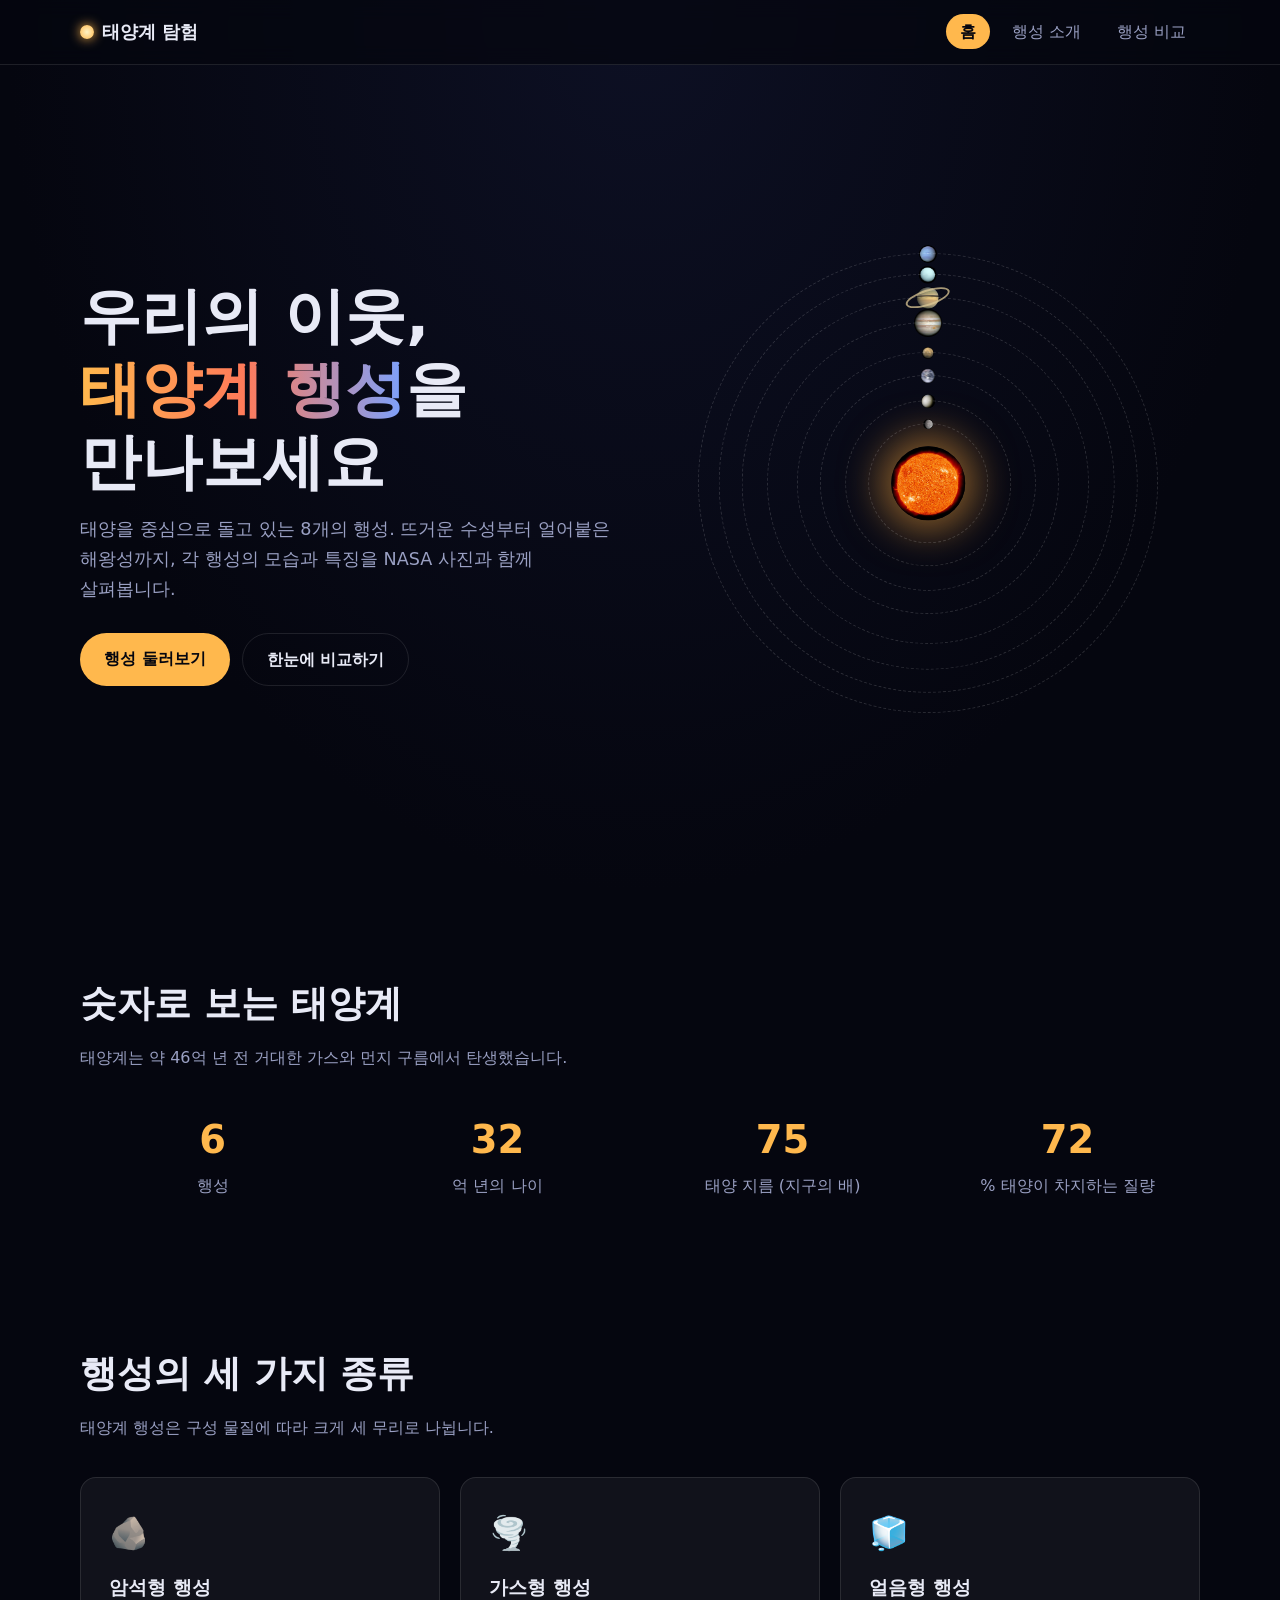
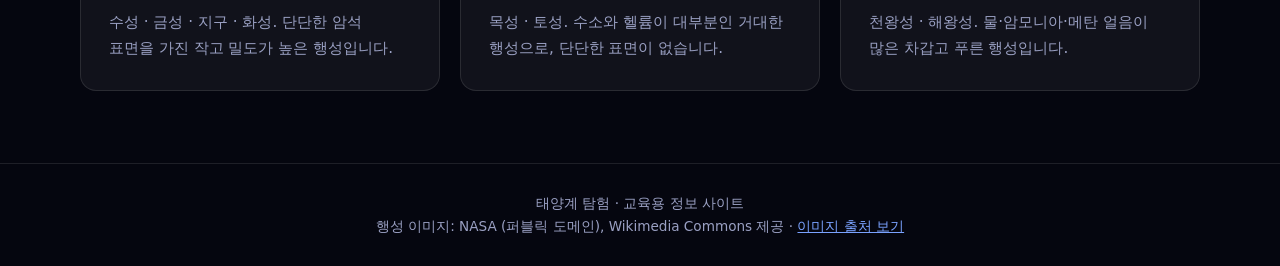
<file: index.html>
<!DOCTYPE html>
<html lang="ko">
<head>
  <meta charset="UTF-8">
  <meta name="viewport" content="width=device-width, initial-scale=1.0">
  <meta name="description" content="태양계 8개 행성을 사진과 함께 소개하는 정보 사이트">
  <title>태양계 탐험 | 홈</title>
  <link rel="icon" href="data:image/svg+xml,%3Csvg xmlns=%22http://www.w3.org/2000/svg%22 viewBox=%220 0 100 100%22%3E%3Ctext y=%22.9em%22 font-size=%2290%22%3E🪐%3C/text%3E%3C/svg%3E">
  <link rel="stylesheet" href="css/style.css">
</head>
<body>
  <canvas id="stars" aria-hidden="true"></canvas>

  <header class="site-header">
    <nav class="nav container">
      <a href="index.html" class="logo"><span class="logo-dot"></span>태양계 탐험</a>
      <button class="nav-toggle" aria-label="메뉴 열기" aria-expanded="false">☰</button>
      <ul class="nav-links">
        <li><a href="index.html" class="active">홈</a></li>
        <li><a href="planets.html">행성 소개</a></li>
        <li><a href="compare.html">행성 비교</a></li>
      </ul>
    </nav>
  </header>

  <main>
    <section class="hero container">
      <div class="reveal">
        <h1>우리의 이웃,<br><span>태양계 행성</span>을 만나보세요</h1>
        <p>태양을 중심으로 돌고 있는 8개의 행성. 뜨거운 수성부터 얼어붙은 해왕성까지,
          각 행성의 모습과 특징을 NASA 사진과 함께 살펴봅니다.</p>
        <div class="hero-actions">
          <a href="planets.html" class="btn btn-primary">행성 둘러보기</a>
          <a href="compare.html" class="btn btn-ghost">한눈에 비교하기</a>
        </div>
      </div>

      <div class="orbit-system" aria-label="태양 주위를 도는 행성 애니메이션" role="img">
        <img class="orbit-sun" src="images/sun.jpg" alt="">
        <div class="orbit o1"><img class="planet-dot" src="images/mercury.jpg" alt="" style="width:10px;height:10px"></div>
        <div class="orbit o2"><img class="planet-dot" src="images/venus.jpg" alt="" style="width:14px;height:14px"></div>
        <div class="orbit o3"><img class="planet-dot" src="images/earth.jpg" alt="" style="width:15px;height:15px"></div>
        <div class="orbit o4"><img class="planet-dot" src="images/mars.jpg" alt="" style="width:12px;height:12px"></div>
        <div class="orbit o5"><img class="planet-dot" src="images/jupiter.jpg" alt="" style="width:28px;height:28px"></div>
        <div class="orbit o6"><span class="planet-dot saturn-dot"></span></div>
        <div class="orbit o7"><img class="planet-dot" src="images/uranus.jpg" alt="" style="width:18px;height:18px"></div>
        <div class="orbit o8"><img class="planet-dot" src="images/neptune.jpg" alt="" style="width:18px;height:18px"></div>
      </div>
    </section>

    <section class="section container">
      <h2 class="section-title reveal">숫자로 보는 태양계</h2>
      <p class="section-sub reveal">태양계는 약 46억 년 전 거대한 가스와 먼지 구름에서 탄생했습니다.</p>
      <div class="stat-row">
        <div class="reveal"><div class="stat-num" data-count="8">0</div><div class="stat-label">행성</div></div>
        <div class="reveal"><div class="stat-num" data-count="46">0</div><div class="stat-label">억 년의 나이</div></div>
        <div class="reveal"><div class="stat-num" data-count="109">0</div><div class="stat-label">태양 지름 (지구의 배)</div></div>
        <div class="reveal"><div class="stat-num" data-count="99">0</div><div class="stat-label">% 태양이 차지하는 질량</div></div>
      </div>
    </section>

    <section class="section container">
      <h2 class="section-title reveal">행성의 세 가지 종류</h2>
      <p class="section-sub reveal">태양계 행성은 구성 물질에 따라 크게 세 무리로 나뉩니다.</p>
      <div class="feature-grid">
        <a class="feature reveal" href="planets.html">
          <div class="icon">🪨</div>
          <h3>암석형 행성</h3>
          <p>수성 · 금성 · 지구 · 화성. 단단한 암석 표면을 가진 작고 밀도가 높은 행성입니다.</p>
        </a>
        <a class="feature reveal" href="planets.html">
          <div class="icon">🌪️</div>
          <h3>가스형 행성</h3>
          <p>목성 · 토성. 수소와 헬륨이 대부분인 거대한 행성으로, 단단한 표면이 없습니다.</p>
        </a>
        <a class="feature reveal" href="planets.html">
          <div class="icon">🧊</div>
          <h3>얼음형 행성</h3>
          <p>천왕성 · 해왕성. 물·암모니아·메탄 얼음이 많은 차갑고 푸른 행성입니다.</p>
        </a>
      </div>
    </section>
  </main>

  <footer class="site-footer">
    <div class="container">
      <p>태양계 탐험 · 교육용 정보 사이트</p>
      <p>행성 이미지: NASA (퍼블릭 도메인), Wikimedia Commons 제공 · <a href="compare.html#credits">이미지 출처 보기</a></p>
    </div>
  </footer>

  <script src="js/main.js"></script>
</body>
</html>
</file>
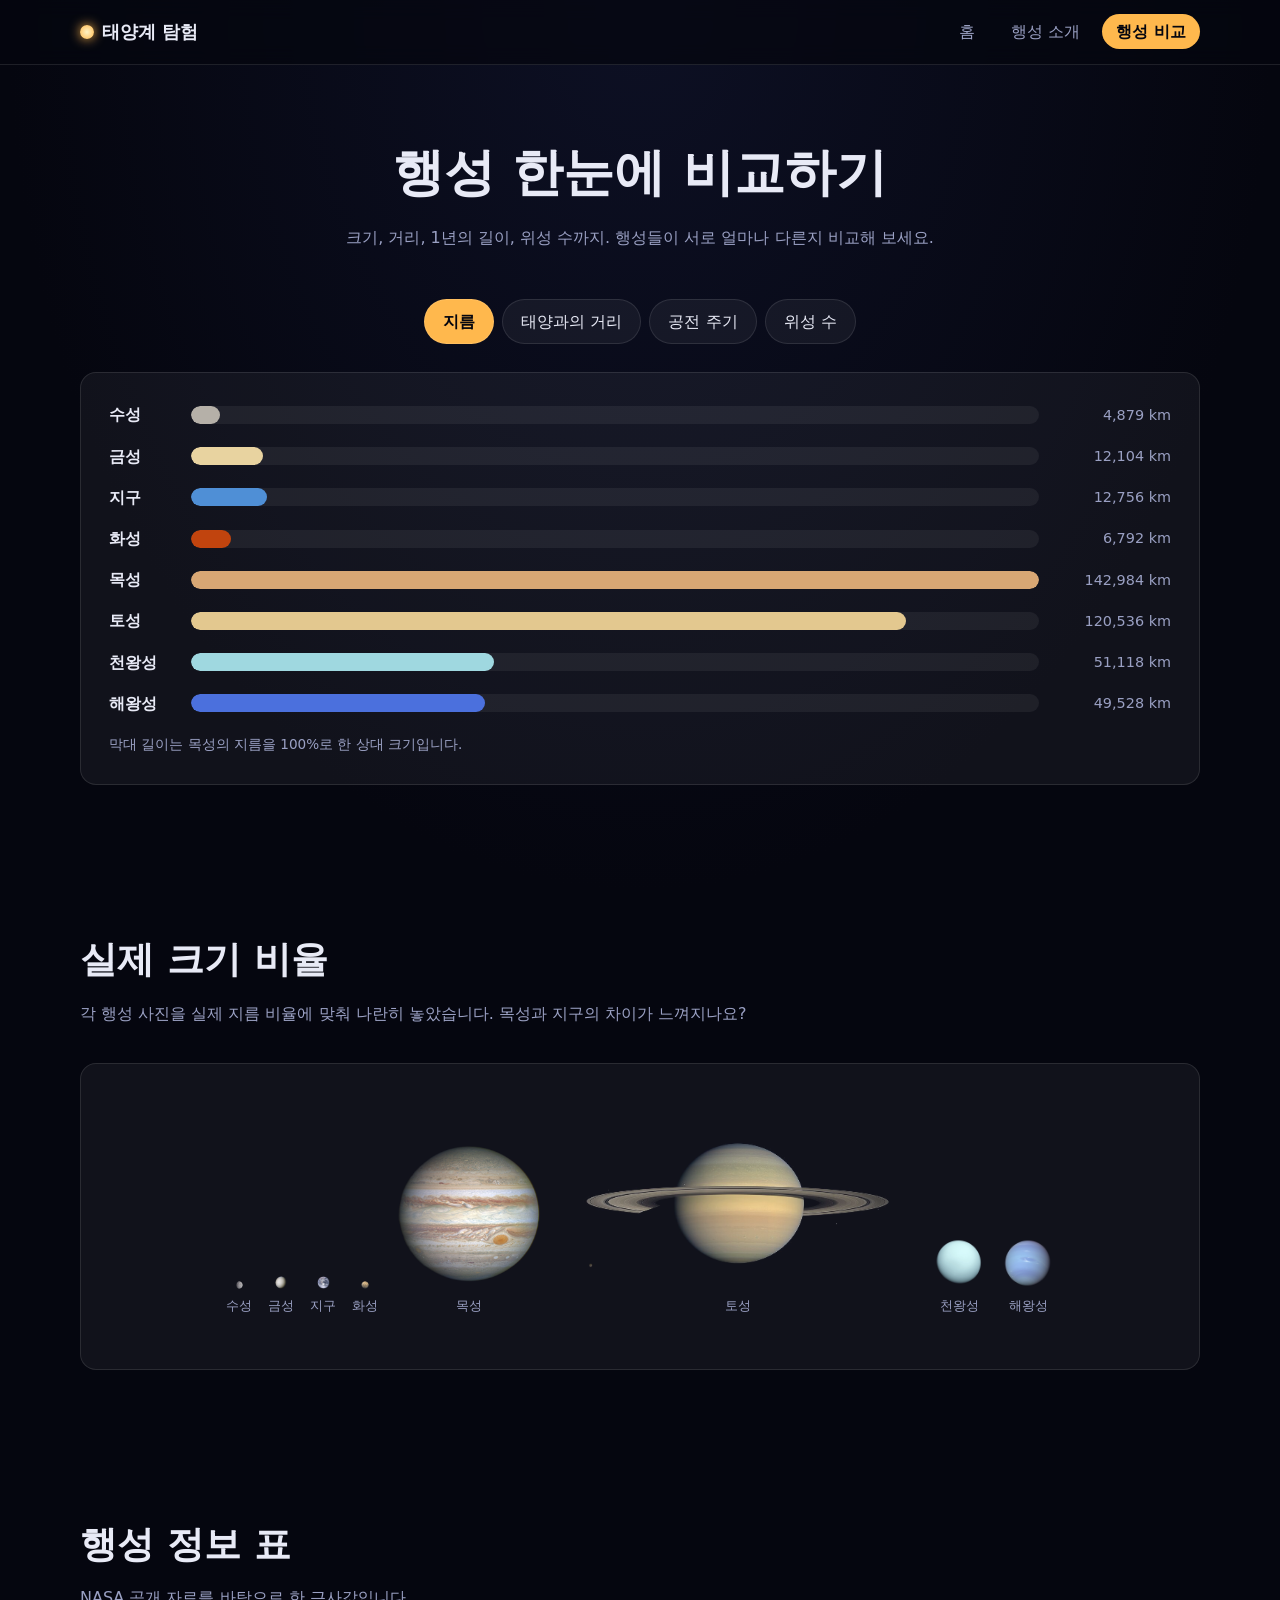
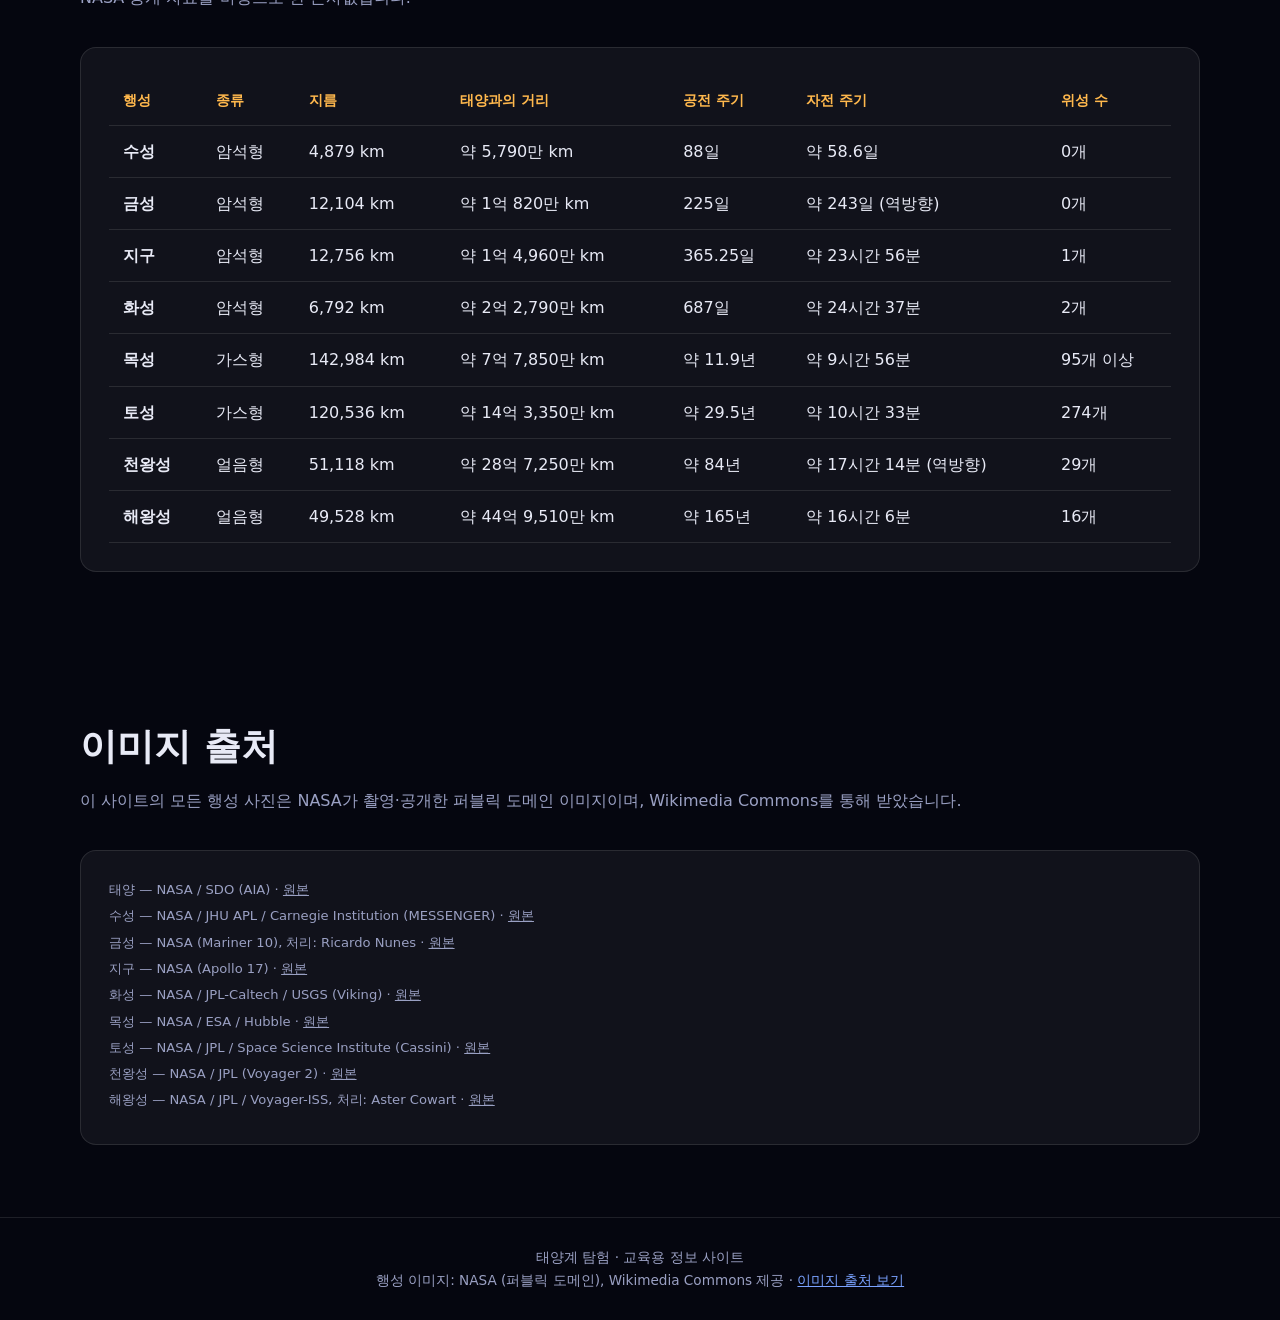
<file: compare.html>
<!DOCTYPE html>
<html lang="ko">
<head>
  <meta charset="UTF-8">
  <meta name="viewport" content="width=device-width, initial-scale=1.0">
  <meta name="description" content="태양계 행성의 크기, 거리, 공전 주기, 위성 수 비교">
  <title>태양계 탐험 | 행성 비교</title>
  <link rel="icon" href="data:image/svg+xml,%3Csvg xmlns=%22http://www.w3.org/2000/svg%22 viewBox=%220 0 100 100%22%3E%3Ctext y=%22.9em%22 font-size=%2290%22%3E🪐%3C/text%3E%3C/svg%3E">
  <link rel="stylesheet" href="css/style.css">
</head>
<body>
  <canvas id="stars" aria-hidden="true"></canvas>

  <header class="site-header">
    <nav class="nav container">
      <a href="index.html" class="logo"><span class="logo-dot"></span>태양계 탐험</a>
      <button class="nav-toggle" aria-label="메뉴 열기" aria-expanded="false">☰</button>
      <ul class="nav-links">
        <li><a href="index.html">홈</a></li>
        <li><a href="planets.html">행성 소개</a></li>
        <li><a href="compare.html" class="active">행성 비교</a></li>
      </ul>
    </nav>
  </header>

  <main class="container">
    <section class="page-hero reveal">
      <h1>행성 한눈에 비교하기</h1>
      <p>크기, 거리, 1년의 길이, 위성 수까지. 행성들이 서로 얼마나 다른지 비교해 보세요.</p>
    </section>

    <section class="section" style="padding-top:24px">
      <div class="tabs" role="tablist" aria-label="비교 항목">
        <button class="filter-btn active" role="tab" aria-selected="true" data-metric="diameter">지름</button>
        <button class="filter-btn" role="tab" aria-selected="false" data-metric="distance">태양과의 거리</button>
        <button class="filter-btn" role="tab" aria-selected="false" data-metric="orbit">공전 주기</button>
        <button class="filter-btn" role="tab" aria-selected="false" data-metric="moons">위성 수</button>
      </div>
      <div class="chart reveal">
        <div id="bar-chart"></div>
        <p class="chart-note" id="chart-note"></p>
      </div>
    </section>

    <section class="section">
      <h2 class="section-title reveal">실제 크기 비율</h2>
      <p class="section-sub reveal">각 행성 사진을 실제 지름 비율에 맞춰 나란히 놓았습니다. 목성과 지구의 차이가 느껴지나요?</p>
      <div class="chart reveal">
        <div class="size-line" id="size-line"></div>
      </div>
    </section>

    <section class="section">
      <h2 class="section-title reveal">행성 정보 표</h2>
      <p class="section-sub reveal">NASA 공개 자료를 바탕으로 한 근사값입니다.</p>
      <div class="chart table-wrap reveal">
        <table>
          <thead>
            <tr>
              <th>행성</th><th>종류</th><th>지름</th><th>태양과의 거리</th>
              <th>공전 주기</th><th>자전 주기</th><th>위성 수</th>
            </tr>
          </thead>
          <tbody id="planet-table"></tbody>
        </table>
      </div>
    </section>

    <section class="section" id="credits">
      <h2 class="section-title reveal">이미지 출처</h2>
      <p class="section-sub reveal">이 사이트의 모든 행성 사진은 NASA가 촬영·공개한 퍼블릭 도메인 이미지이며, Wikimedia Commons를 통해 받았습니다.</p>
      <ul class="credits chart reveal">
        <li>태양 — NASA / SDO (AIA) · <a href="https://commons.wikimedia.org/wiki/File:The_Sun_by_the_Atmospheric_Imaging_Assembly_of_NASA%27s_Solar_Dynamics_Observatory_-_20100819.jpg" target="_blank" rel="noopener">원본</a></li>
        <li>수성 — NASA / JHU APL / Carnegie Institution (MESSENGER) · <a href="https://commons.wikimedia.org/wiki/File:Mercury_in_true_color.jpg" target="_blank" rel="noopener">원본</a></li>
        <li>금성 — NASA (Mariner 10), 처리: Ricardo Nunes · <a href="https://commons.wikimedia.org/wiki/File:Venus-real_color.jpg" target="_blank" rel="noopener">원본</a></li>
        <li>지구 — NASA (Apollo 17) · <a href="https://commons.wikimedia.org/wiki/File:The_Earth_seen_from_Apollo_17.jpg" target="_blank" rel="noopener">원본</a></li>
        <li>화성 — NASA / JPL-Caltech / USGS (Viking) · <a href="https://commons.wikimedia.org/wiki/File:Mars_Valles_Marineris_EDIT.jpg" target="_blank" rel="noopener">원본</a></li>
        <li>목성 — NASA / ESA / Hubble · <a href="https://commons.wikimedia.org/wiki/File:Jupiter_and_its_shrunken_Great_Red_Spot.jpg" target="_blank" rel="noopener">원본</a></li>
        <li>토성 — NASA / JPL / Space Science Institute (Cassini) · <a href="https://commons.wikimedia.org/wiki/File:Saturn_during_Equinox.jpg" target="_blank" rel="noopener">원본</a></li>
        <li>천왕성 — NASA / JPL (Voyager 2) · <a href="https://commons.wikimedia.org/wiki/File:Uranus2.jpg" target="_blank" rel="noopener">원본</a></li>
        <li>해왕성 — NASA / JPL / Voyager-ISS, 처리: Aster Cowart · <a href="https://commons.wikimedia.org/wiki/File:Neptune_-_Voyager_2_(29347980845)_flatten_crop.jpg" target="_blank" rel="noopener">원본</a></li>
      </ul>
    </section>
  </main>

  <footer class="site-footer">
    <div class="container">
      <p>태양계 탐험 · 교육용 정보 사이트</p>
      <p>행성 이미지: NASA (퍼블릭 도메인), Wikimedia Commons 제공 · <a href="compare.html#credits">이미지 출처 보기</a></p>
    </div>
  </footer>

  <script src="js/main.js"></script>
  <script src="js/data.js"></script>
  <script src="js/compare.js"></script>
</body>
</html>
</file>
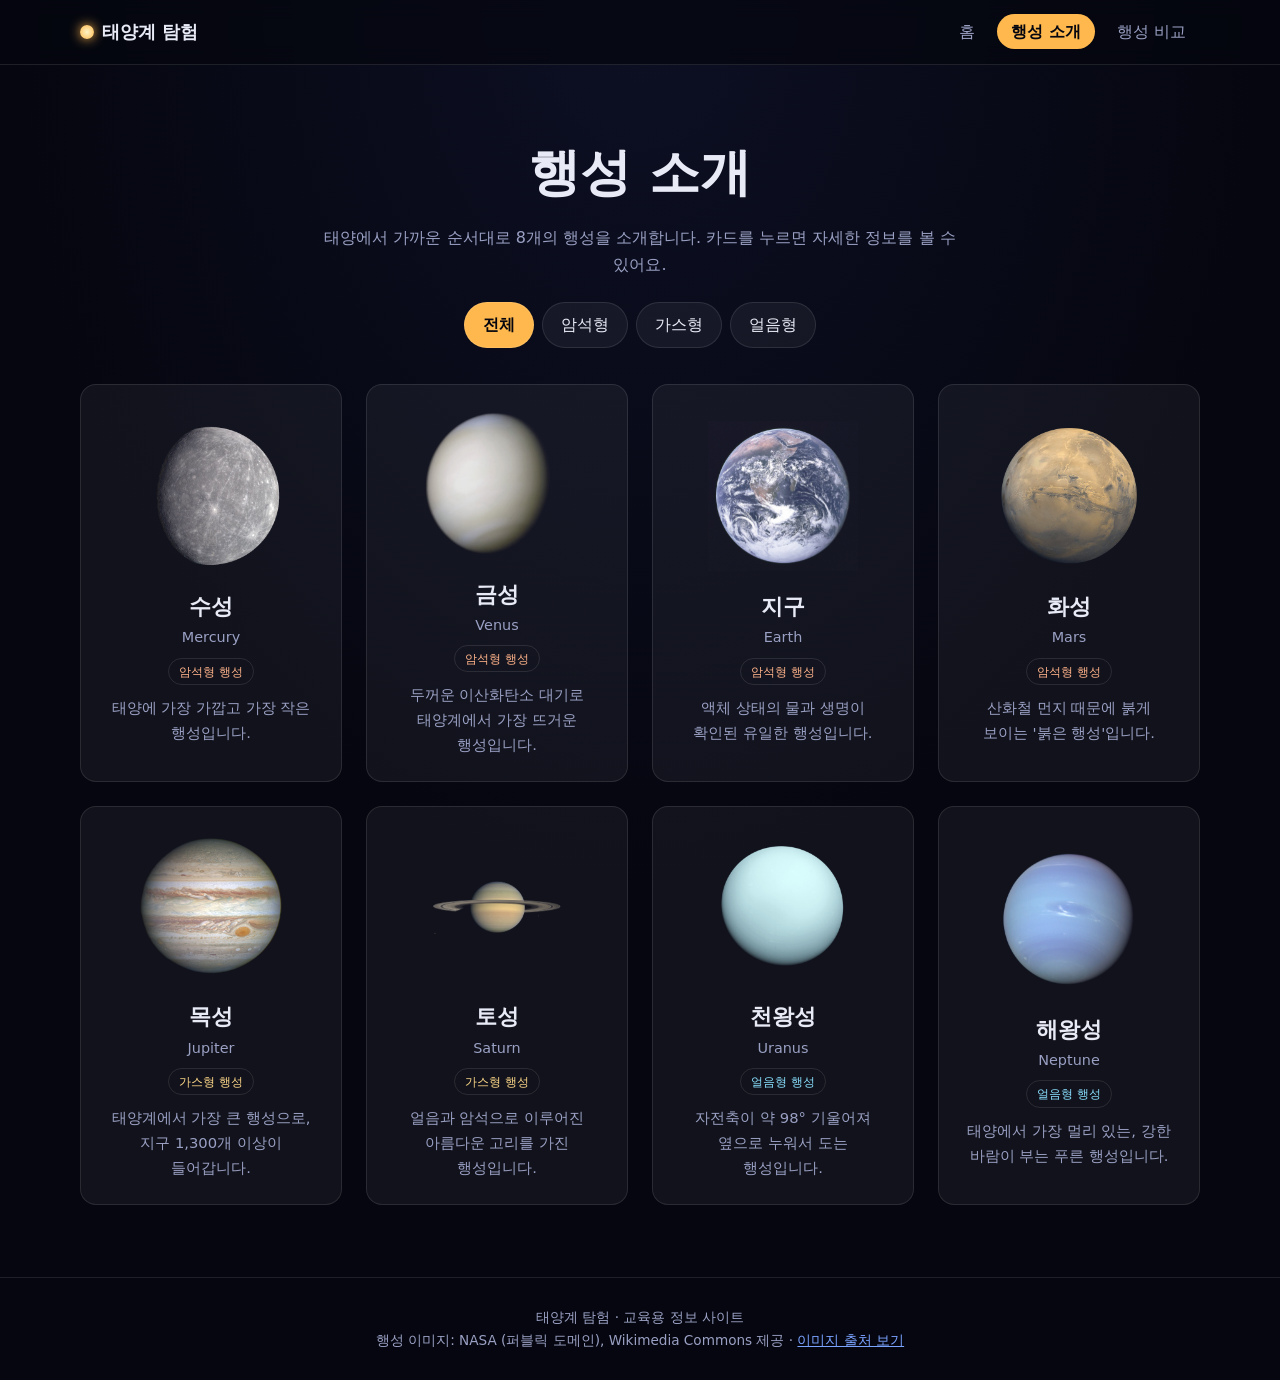
<file: planets.html>
<!DOCTYPE html>
<html lang="ko">
<head>
  <meta charset="UTF-8">
  <meta name="viewport" content="width=device-width, initial-scale=1.0">
  <meta name="description" content="태양계 8개 행성의 특징과 흥미로운 사실">
  <title>태양계 탐험 | 행성 소개</title>
  <link rel="icon" href="data:image/svg+xml,%3Csvg xmlns=%22http://www.w3.org/2000/svg%22 viewBox=%220 0 100 100%22%3E%3Ctext y=%22.9em%22 font-size=%2290%22%3E🪐%3C/text%3E%3C/svg%3E">
  <link rel="stylesheet" href="css/style.css">
</head>
<body>
  <canvas id="stars" aria-hidden="true"></canvas>

  <header class="site-header">
    <nav class="nav container">
      <a href="index.html" class="logo"><span class="logo-dot"></span>태양계 탐험</a>
      <button class="nav-toggle" aria-label="메뉴 열기" aria-expanded="false">☰</button>
      <ul class="nav-links">
        <li><a href="index.html">홈</a></li>
        <li><a href="planets.html" class="active">행성 소개</a></li>
        <li><a href="compare.html">행성 비교</a></li>
      </ul>
    </nav>
  </header>

  <main class="container">
    <section class="page-hero reveal">
      <h1>행성 소개</h1>
      <p>태양에서 가까운 순서대로 8개의 행성을 소개합니다. 카드를 누르면 자세한 정보를 볼 수 있어요.</p>
    </section>

    <div class="filters" role="group" aria-label="행성 종류 필터">
      <button class="filter-btn active" data-filter="all">전체</button>
      <button class="filter-btn" data-filter="rocky">암석형</button>
      <button class="filter-btn" data-filter="gas">가스형</button>
      <button class="filter-btn" data-filter="ice">얼음형</button>
    </div>

    <section class="planet-grid" id="planet-grid" style="padding-bottom:72px"></section>
  </main>

  <div class="modal" id="planet-modal" role="dialog" aria-modal="true" aria-labelledby="modal-title" aria-hidden="true">
    <div class="modal-box">
      <button class="modal-close" aria-label="닫기">✕</button>
      <div id="modal-body" style="display:contents"></div>
    </div>
  </div>

  <footer class="site-footer">
    <div class="container">
      <p>태양계 탐험 · 교육용 정보 사이트</p>
      <p>행성 이미지: NASA (퍼블릭 도메인), Wikimedia Commons 제공 · <a href="compare.html#credits">이미지 출처 보기</a></p>
    </div>
  </footer>

  <script src="js/main.js"></script>
  <script src="js/data.js"></script>
  <script src="js/planets.js"></script>
</body>
</html>
</file>
<file: css/style.css>
/* ===== 기본 설정 ===== */
:root {
  --bg: #05060f;
  --bg-2: #0d1024;
  --card: rgba(255, 255, 255, 0.05);
  --card-border: rgba(255, 255, 255, 0.1);
  --text: #e8eaf6;
  --muted: #9aa0c3;
  --accent: #ffb84d;
  --accent-2: #7aa2ff;
  --radius: 16px;
  --max: 1120px;
}

* { box-sizing: border-box; margin: 0; padding: 0; }

html { scroll-behavior: smooth; background: var(--bg); }

body {
  font-family: "Pretendard", "Apple SD Gothic Neo", "Noto Sans KR", system-ui, sans-serif;
  background: radial-gradient(ellipse at top, var(--bg-2), var(--bg) 70%) fixed;
  color: var(--text);
  line-height: 1.7;
  min-height: 100vh;
  display: flex;
  flex-direction: column;
  overflow-x: hidden;
  word-break: keep-all;
}

img { max-width: 100%; display: block; }
/* 우주 사진의 검은 배경을 어두운 페이지 배경과 자연스럽게 합침 */
.planet-dot, .planet-img, .modal-box img, .size-item img { mix-blend-mode: screen; }
a { color: inherit; }

#stars {
  position: fixed;
  inset: 0;
  z-index: -1;
  pointer-events: none;
}

.container { width: min(var(--max), 100% - 32px); margin-inline: auto; }

/* ===== 헤더 / 내비게이션 ===== */
.site-header {
  position: sticky;
  top: 0;
  z-index: 50;
  backdrop-filter: blur(10px);
  background: rgba(5, 6, 15, 0.7);
  border-bottom: 1px solid var(--card-border);
}

.nav {
  display: flex;
  align-items: center;
  justify-content: space-between;
  height: 64px;
}

.logo {
  font-weight: 800;
  font-size: 1.15rem;
  text-decoration: none;
  display: flex;
  align-items: center;
  gap: 8px;
}
.logo-dot {
  width: 14px; height: 14px; border-radius: 50%;
  background: radial-gradient(circle, #fff3c4, var(--accent));
  box-shadow: 0 0 12px var(--accent);
}

.nav-links { display: flex; gap: 8px; list-style: none; }
.nav-links a {
  text-decoration: none;
  padding: 8px 14px;
  border-radius: 999px;
  color: var(--muted);
  transition: color .2s, background .2s;
}
.nav-links a:hover { color: var(--text); background: var(--card); }
.nav-links a.active { color: var(--bg); background: var(--accent); font-weight: 700; }

.nav-toggle {
  display: none;
  background: none;
  border: 1px solid var(--card-border);
  color: var(--text);
  border-radius: 8px;
  padding: 6px 10px;
  font-size: 1.1rem;
  cursor: pointer;
}

@media (max-width: 640px) {
  .nav-toggle { display: block; }
  .nav-links {
    position: absolute;
    top: 64px; left: 0; right: 0;
    flex-direction: column;
    padding: 12px 16px;
    background: #0b0d1c;
    border-bottom: 1px solid var(--card-border);
    box-shadow: 0 12px 24px rgba(0, 0, 0, .5);
    display: none;
  }
  .nav-links.open { display: flex; }
}

main { flex: 1; }

/* ===== 공통 섹션 ===== */
.section { padding: 72px 0; }
.section-title { font-size: clamp(1.6rem, 4vw, 2.3rem); margin-bottom: 8px; }
.section-sub { color: var(--muted); margin-bottom: 36px; }

.page-hero { padding: 64px 0 24px; text-align: center; }
.page-hero h1 { font-size: clamp(2rem, 6vw, 3.2rem); }
.page-hero p { color: var(--muted); max-width: 640px; margin: 8px auto 0; }

.btn {
  display: inline-block;
  padding: 12px 24px;
  border-radius: 999px;
  text-decoration: none;
  font-weight: 700;
  transition: transform .2s, box-shadow .2s;
}
.btn-primary { background: var(--accent); color: var(--bg); }
.btn-primary:hover { transform: translateY(-2px); box-shadow: 0 8px 24px rgba(255, 184, 77, .35); }
.btn-ghost { border: 1px solid var(--card-border); }
.btn-ghost:hover { transform: translateY(-2px); background: var(--card); }

/* ===== 홈 히어로 + 궤도 애니메이션 ===== */
.hero {
  display: grid;
  grid-template-columns: 1fr 1fr;
  align-items: center;
  gap: 32px;
  min-height: calc(100vh - 64px);
  padding: 40px 0;
  overflow: clip; /* 회전하는 궤도의 모서리가 화면 밖으로 넘치지 않게 */
}
.hero h1 {
  font-size: clamp(2.2rem, 6vw, 3.8rem);
  line-height: 1.2;
  margin-bottom: 16px;
}
.hero h1 span {
  background: linear-gradient(90deg, var(--accent), #ff7a59, var(--accent-2));
  -webkit-background-clip: text;
  background-clip: text;
  color: transparent;
}
.hero p { color: var(--muted); font-size: 1.1rem; margin-bottom: 28px; }
.hero-actions { display: flex; gap: 12px; flex-wrap: wrap; }

.orbit-system {
  position: relative;
  width: min(460px, 90vw);
  aspect-ratio: 1;
  margin-inline: auto;
}
.orbit-sun {
  position: absolute;
  top: 50%; left: 50%;
  width: 16%;
  aspect-ratio: 1;
  transform: translate(-50%, -50%);
  border-radius: 50%;
  object-fit: cover;
  box-shadow: 0 0 40px 10px rgba(255, 170, 60, .55);
  animation: pulse 4s ease-in-out infinite;
}
.orbit {
  position: absolute;
  top: 50%; left: 50%;
  border: 1px dashed rgba(255, 255, 255, .15);
  border-radius: 50%;
  transform: translate(-50%, -50%);
  animation: spin linear infinite;
}
.orbit .planet-dot {
  position: absolute;
  top: 0; left: 50%;
  transform: translate(-50%, -50%);
  border-radius: 50%;
  object-fit: cover;
}
.o1 { width: 26%; aspect-ratio: 1; animation-duration: 6s; animation-delay: -1s; }
.o2 { width: 36%; aspect-ratio: 1; animation-duration: 10s; animation-delay: -6s; }
.o3 { width: 47%; aspect-ratio: 1; animation-duration: 14s; animation-delay: -3s; }
.o4 { width: 57%; aspect-ratio: 1; animation-duration: 20s; animation-delay: -14s; }
.o5 { width: 70%; aspect-ratio: 1; animation-duration: 30s; animation-delay: -9s; }
.o6 { width: 81%; aspect-ratio: 1; animation-duration: 42s; animation-delay: -30s; }
.o7 { width: 91%; aspect-ratio: 1; animation-duration: 56s; animation-delay: -20s; }
.o8 { width: 100%; aspect-ratio: 1; animation-duration: 70s; animation-delay: -55s; }

.saturn-dot {
  width: 22px; height: 22px;
  background: url("../images/saturn.jpg") center / 290% auto no-repeat;
}
.saturn-dot::after {
  content: "";
  position: absolute;
  top: 50%; left: 50%;
  width: 42px; height: 12px;
  border: 2px solid rgba(220, 200, 150, .75);
  border-radius: 50%;
  transform: translate(-50%, -50%) rotate(-18deg);
}
@keyframes spin { to { transform: translate(-50%, -50%) rotate(360deg); } }
@keyframes pulse {
  0%, 100% { box-shadow: 0 0 40px 10px rgba(255, 170, 60, .5); }
  50% { box-shadow: 0 0 60px 18px rgba(255, 170, 60, .75); }
}

@media (max-width: 860px) {
  .hero { grid-template-columns: 1fr; text-align: center; min-height: auto; }
  .hero-actions { justify-content: center; }
}

/* ===== 기능 카드 (홈) ===== */
.feature-grid {
  display: grid;
  grid-template-columns: repeat(auto-fit, minmax(240px, 1fr));
  gap: 20px;
}
.feature {
  background: var(--card);
  border: 1px solid var(--card-border);
  border-radius: var(--radius);
  padding: 28px;
  text-decoration: none;
  transition: transform .3s, border-color .3s;
}
.feature:hover { transform: translateY(-6px); border-color: var(--accent); }
.feature .icon { font-size: 2rem; margin-bottom: 12px; }
.feature h3 { margin-bottom: 6px; }
.feature p { color: var(--muted); font-size: .95rem; }

.stat-row {
  display: grid;
  grid-template-columns: repeat(auto-fit, minmax(160px, 1fr));
  gap: 20px;
  text-align: center;
}
.stat-num { font-size: 2.4rem; font-weight: 800; color: var(--accent); }
.stat-label { color: var(--muted); }

/* ===== 행성 카드 ===== */
.filters {
  display: flex;
  justify-content: center;
  flex-wrap: wrap;
  gap: 8px;
  margin-bottom: 36px;
}
.filter-btn {
  background: var(--card);
  border: 1px solid var(--card-border);
  color: var(--text);
  padding: 8px 18px;
  border-radius: 999px;
  cursor: pointer;
  font: inherit;
  transition: background .2s, color .2s;
}
.filter-btn:hover { border-color: var(--accent); }
.filter-btn.active { background: var(--accent); color: var(--bg); font-weight: 700; }

.planet-grid {
  display: grid;
  grid-template-columns: repeat(auto-fill, minmax(240px, 1fr));
  gap: 24px;
}
.planet-card {
  background: var(--card);
  border: 1px solid var(--card-border);
  border-radius: var(--radius);
  padding: 24px;
  text-align: center;
  cursor: pointer;
  transition: transform .3s, border-color .3s, box-shadow .3s, opacity .3s;
  color: inherit;
  font: inherit;
  width: 100%;
}
.planet-card:hover, .planet-card:focus-visible {
  transform: translateY(-8px);
  border-color: var(--planet-color, var(--accent));
  box-shadow: 0 12px 36px -8px var(--planet-color, var(--accent));
  outline: none;
}
.planet-card .planet-img {
  width: 150px;
  height: 150px;
  margin: 0 auto 16px;
  object-fit: contain;
  animation: float 5s ease-in-out infinite;
}
.planet-card:hover .planet-img { animation-play-state: paused; transform: scale(1.06); }
.planet-card h3 { font-size: 1.4rem; }
.planet-card .en { color: var(--muted); font-size: .9rem; }
.planet-card .summary { color: var(--muted); font-size: .92rem; margin-top: 10px; }
.tag {
  display: inline-block;
  font-size: .78rem;
  padding: 2px 10px;
  border-radius: 999px;
  margin-top: 8px;
  border: 1px solid var(--card-border);
}
.tag.rocky { color: #ffb38a; }
.tag.gas { color: #ffd98a; }
.tag.ice { color: #8ae0ff; }
.planet-card.hidden { display: none; }

@keyframes float {
  0%, 100% { transform: translateY(0); }
  50% { transform: translateY(-10px); }
}

/* ===== 모달 ===== */
.modal {
  position: fixed;
  inset: 0;
  z-index: 100;
  display: grid;
  place-items: center;
  padding: 16px;
  background: rgba(0, 0, 0, .7);
  opacity: 0;
  visibility: hidden;
  transition: opacity .3s, visibility .3s;
}
.modal.open { opacity: 1; visibility: visible; }
.modal-box {
  position: relative;
  width: min(760px, 100%);
  max-height: 90vh;
  overflow-y: auto;
  background: var(--bg-2);
  border: 1px solid var(--card-border);
  border-radius: var(--radius);
  padding: 32px;
  display: grid;
  grid-template-columns: 220px 1fr;
  gap: 28px;
  transform: scale(.9) translateY(20px);
  transition: transform .35s cubic-bezier(.2, .9, .3, 1.2);
}
.modal.open .modal-box { transform: none; }
.modal-box img { width: 100%; aspect-ratio: 1; object-fit: contain; animation: spin-slow 60s linear infinite; }
.modal-close {
  position: absolute;
  top: 12px; right: 12px;
  background: var(--card);
  border: 1px solid var(--card-border);
  color: var(--text);
  width: 36px; height: 36px;
  border-radius: 50%;
  cursor: pointer;
  font-size: 1.1rem;
}
.modal-close:hover { background: var(--accent); color: var(--bg); }
.modal h2 { font-size: 1.9rem; }
.info-list {
  display: grid;
  grid-template-columns: 1fr 1fr;
  gap: 10px;
  margin: 16px 0;
}
.info-list div {
  background: var(--card);
  border-radius: 10px;
  padding: 10px 12px;
}
.info-list dt { font-size: .78rem; color: var(--muted); }
.info-list dd { font-weight: 700; }
.fact-list { padding-left: 20px; color: var(--muted); }
.fact-list li { margin-bottom: 4px; }

@keyframes spin-slow { to { transform: rotate(360deg); } }
.modal-box img[src*="saturn"] { animation: none; }

@media (max-width: 640px) {
  .modal-box { grid-template-columns: 1fr; padding: 24px; }
  .modal-box img { width: 160px; margin: 0 auto; }
}

/* ===== 비교 페이지 ===== */
.tabs {
  display: flex;
  justify-content: center;
  flex-wrap: wrap;
  gap: 8px;
  margin-bottom: 28px;
}
.chart {
  background: var(--card);
  border: 1px solid var(--card-border);
  border-radius: var(--radius);
  padding: 28px;
}
.bar-row {
  display: grid;
  grid-template-columns: 70px 1fr 120px;
  align-items: center;
  gap: 12px;
  margin-bottom: 14px;
}
.bar-row:last-child { margin-bottom: 0; }
.bar-name { font-weight: 700; }
.bar-track {
  height: 18px;
  background: rgba(255, 255, 255, .06);
  border-radius: 999px;
  overflow: hidden;
}
.bar-fill {
  height: 100%;
  width: 0;
  border-radius: 999px;
  transition: width 1.1s cubic-bezier(.2, .8, .2, 1);
}
.bar-value { color: var(--muted); font-size: .9rem; text-align: right; }
.chart-note { color: var(--muted); font-size: .85rem; margin-top: 16px; }

@media (max-width: 520px) {
  .bar-row { grid-template-columns: 56px 1fr; }
  .bar-value { grid-column: 2; text-align: left; margin-top: -8px; }
}

.size-line {
  display: flex;
  align-items: flex-end;
  justify-content: center;
  gap: clamp(4px, 1.5vw, 16px);
  flex-wrap: wrap;
  padding: 24px 0;
}
.size-item { text-align: center; font-size: .8rem; color: var(--muted); }
.size-item img {
  border-radius: 50%;
  object-fit: cover;
  margin: 0 auto 6px;
  transition: transform .3s;
}
.size-item img.wide { border-radius: 0; object-fit: contain; }
.size-item:hover img { transform: scale(1.1); }

.table-wrap { overflow-x: auto; }
table {
  width: 100%;
  border-collapse: collapse;
  min-width: 640px;
}
th, td {
  padding: 12px 14px;
  text-align: left;
  border-bottom: 1px solid var(--card-border);
}
th { color: var(--accent); font-size: .9rem; }
tbody tr { transition: background .2s; }
tbody tr:hover { background: var(--card); }

/* ===== 스크롤 등장 애니메이션 ===== */
.reveal {
  opacity: 0;
  transform: translateY(30px);
  transition: opacity .7s ease, transform .7s ease;
}
.reveal.visible { opacity: 1; transform: none; }
.planet-card.reveal.visible,
.feature.reveal.visible { transition: transform .3s, border-color .3s, box-shadow .3s, opacity .7s; }

/* ===== 푸터 ===== */
.site-footer {
  border-top: 1px solid var(--card-border);
  padding: 28px 0;
  color: var(--muted);
  font-size: .85rem;
  text-align: center;
}
.site-footer a { color: var(--accent-2); }
.credits { font-size: .82rem; color: var(--muted); }
.credits li { margin-bottom: 4px; list-style: none; }

/* 움직임 줄이기 설정 존중 */
@media (prefers-reduced-motion: reduce) {
  *, *::before, *::after {
    animation: none !important;
    transition: none !important;
  }
  .reveal { opacity: 1; transform: none; }
}
</file>
